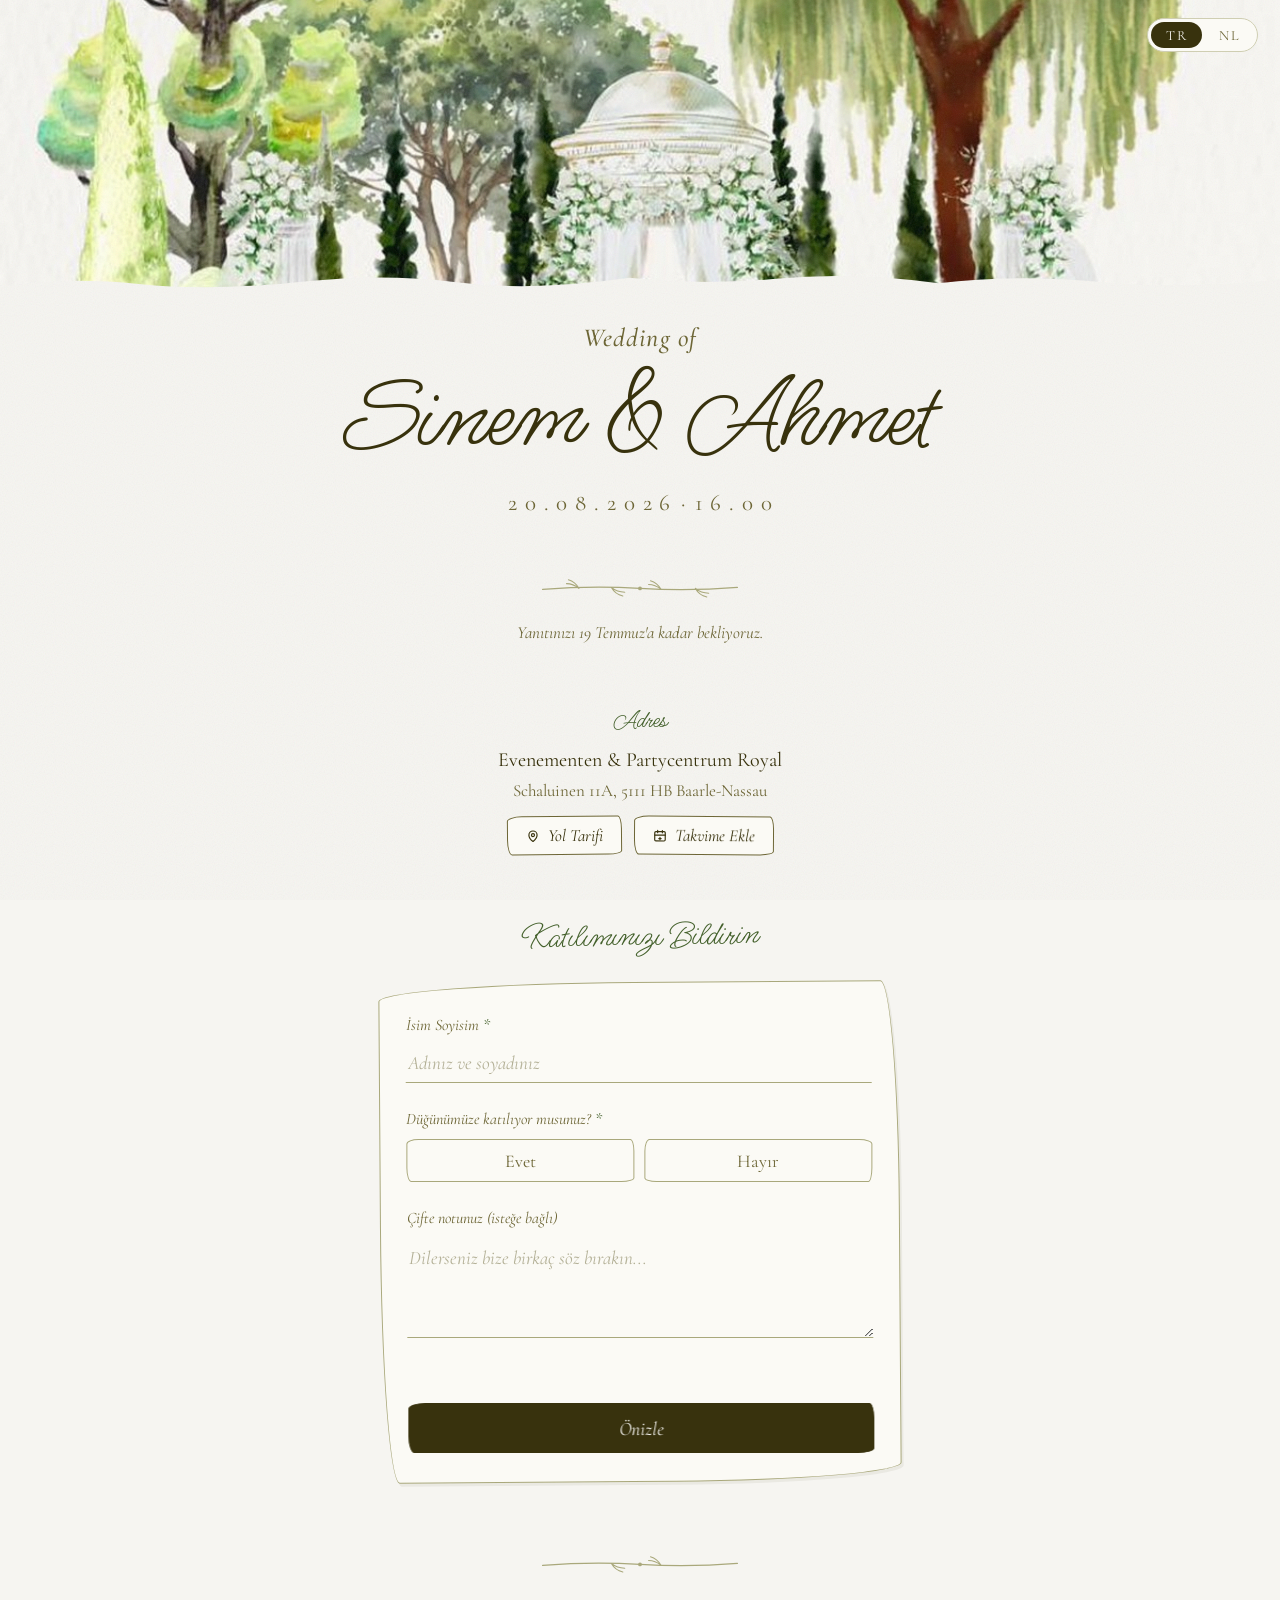
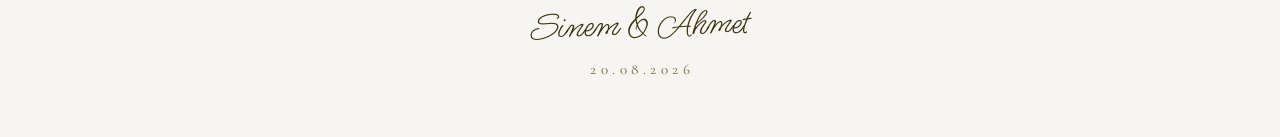
<file: index.html>
<!DOCTYPE html>
<html lang="tr">
<head>
<meta charset="UTF-8">
<meta name="viewport" content="width=device-width, initial-scale=1.0">
<meta name="robots" content="noindex">
<link rel="icon" type="image/png" href="favicon.png">
<link rel="apple-touch-icon" href="favicon.png">
<title>Sinem &amp; Ahmet · 20.08.2026</title>
<meta name="description" content="Düğünümüze davetlisiniz — katılımınızı bu sayfadan bildirebilirsiniz.">
<!-- WhatsApp / sosyal medya önizleme kartı. -->
<meta property="og:type" content="website">
<meta property="og:title" content="Sinem & Ahmet · 20.08.2026">
<meta property="og:description" content="Düğünümüze davetlisiniz. Katılımınızı bu sayfadan bildirebilirsiniz.">
<meta property="og:image" content="https://sinemveahmet.love/og.jpg">
<meta property="og:url" content="https://sinemveahmet.love/">
<meta name="twitter:card" content="summary_large_image">
<link rel="preconnect" href="https://fonts.googleapis.com">
<link rel="preconnect" href="https://fonts.gstatic.com" crossorigin>
<link href="https://fonts.googleapis.com/css2?family=Cormorant+Garamond:ital,wght@0,400;0,500;0,600;1,400;1,500&family=Ms+Madi&display=swap" rel="stylesheet">
<link rel="stylesheet" href="style.css?v=2">
</head>
<body>
<div class="grain" aria-hidden="true"></div>

<div class="art">
  <img src="og.jpg" alt="">
  <svg class="art-edge" viewBox="0 0 1200 44" preserveAspectRatio="none" aria-hidden="true">
    <path d="M0,44 L0,26 Q60,12 130,22 T290,18 Q360,8 430,20 T590,14 Q660,24 730,15 T880,21 Q950,9 1030,19 T1200,16 L1200,44 Z" fill="#f6f5f1"/>
  </svg>
</div>
<header>
  <nav class="lang" aria-label="Dil / Taal">
    <button id="langTR" class="on" onclick="setLang('tr')">TR</button>
    <button id="langNL" onclick="setLang('nl')">NL</button>
  </nav>
</header>

<main>
  <!-- hero -->
  <section class="hero">
        <p class="eyebrow">Wedding of</p>
    <h1 class="names">Sinem &amp; Ahmet</h1>
    <p class="datetime"><span id="evDate">20.08.2026</span><span class="dot">·</span><span id="evTime">16.00</span></p>
    <p class="countdown" id="countdown"></p>

    <svg class="divider" viewBox="0 0 220 26" fill="none" stroke="currentColor"
         stroke-width="1.4" stroke-linecap="round" aria-hidden="true">
      <path d="M8 14 Q60 10 110 13 Q160 16 212 12"/>
      <path d="M46 13 Q42 6 35 4  M46 13 Q40 8 33 8" stroke-width="1.1"/>
      <path d="M80 12 Q84 19 92 21 M80 12 Q86 17 94 17" stroke-width="1.1"/>
      <path d="M132 14 Q128 7 121 5 M132 14 Q126 9 119 9" stroke-width="1.1"/>
      <path d="M168 13 Q172 20 180 22 M168 13 Q174 18 182 18" stroke-width="1.1"/>
      <circle cx="110" cy="13" r="2" fill="currentColor" stroke="none"/>
    </svg>

    <p class="deadline" data-i18n="deadline"></p>
  </section>

  <!-- details -->
  <section class="details">
    <div class="detail-addr">
      <p class="d-label" data-i18n="d_addr"></p>
      <p class="d-value">Evenementen &amp; Partycentrum Royal
        <small>Schaluinen 11A, 5111 HB Baarle-Nassau</small>
      </p>
      <div class="btn-row">
        <button type="button" class="maps-btn" onclick="openChooser('maps')">
          <svg viewBox="0 0 24 24" fill="none" stroke="currentColor" stroke-width="2"
               stroke-linecap="round" stroke-linejoin="round" aria-hidden="true">
            <path d="M12 21s-7-5.5-7-11a7 7 0 0 1 14 0c0 5.5-7 11-7 11z"/>
            <circle cx="12" cy="10" r="2.6"/>
          </svg>
          <span data-i18n="d_maps"></span>
        </button>
        <button type="button" class="maps-btn" onclick="openChooser('cal')">
          <svg viewBox="0 0 24 24" fill="none" stroke="currentColor" stroke-width="2"
               stroke-linecap="round" stroke-linejoin="round" aria-hidden="true">
            <rect x="3" y="5" width="18" height="16" rx="2"/>
            <path d="M16 3v4M8 3v4M3 11h18M12 15v4M10 17h4"/>
          </svg>
          <span data-i18n="d_cal"></span>
        </button>
      </div>
    </div>
  </section>

  <!-- rsvp -->
  <section class="rsvp" id="rsvp">
    <h2 data-i18n="r_title"></h2>
    <div class="card">
      <div class="field">
        <label for="mainName"><span data-i18n="f_name"></span> <span class="req">*</span></label>
        <input type="text" id="mainName" autocomplete="name" data-i18n-ph="f_name_ph">
      </div>

      <div class="field">
        <p class="f-label"><span data-i18n="f_attend"></span> <span class="req">*</span></p>
        <div class="seg" role="group">
          <button type="button" id="attYes" data-i18n="yes" onclick="setAttend('yes')"></button>
          <button type="button" id="attNo" data-i18n="no" onclick="setAttend('no')"></button>
        </div>
      </div>

      <div id="attendExtra" class="hidden">
        <div class="field">
          <p class="f-label" data-i18n="f_guests"></p>
          <button type="button" class="guest-btn" onclick="openGuests()">
            <span data-i18n="f_guests_btn"></span>
            <span class="guest-count" id="guestCount">–</span>
          </button>
        </div>

        <div class="field">
          <p class="f-label" data-i18n="f_baby"></p>
          <div class="stepper">
            <button type="button" onclick="stepBaby(-1)" aria-label="−">−</button>
            <span class="num" id="babyNum">0</span>
            <button type="button" onclick="stepBaby(1)" aria-label="+">+</button>
          </div>
          <span class="hint" data-i18n="f_baby_hint"></span>
        </div>

        <div class="field">
          <p class="f-label"><span data-i18n="f_transport"></span> <span class="req">*</span></p>
          <div class="seg" role="group">
            <button type="button" id="trYes" data-i18n="yes" onclick="setTransport('yes')"></button>
            <button type="button" id="trNo" data-i18n="no" onclick="setTransport('no')"></button>
          </div>
        </div>
      </div>

      <div class="field">
        <label for="message" data-i18n="f_msg"></label>
        <textarea id="message" rows="3" data-i18n-ph="f_msg_ph"></textarea>
      </div>

      <!-- honeypot -->
      <div class="hp" aria-hidden="true">
        <label>Website</label>
        <input type="text" id="website" tabindex="-1" autocomplete="off">
      </div>

      <p class="form-error" id="formError"></p>
      <button type="button" class="primary" onclick="openPreview()" data-i18n="f_preview"></button>
    </div>
  </section>
</main>

<footer>
  <svg class="divider" viewBox="0 0 220 26" fill="none" stroke="currentColor"
       stroke-width="1.4" stroke-linecap="round" aria-hidden="true" style="color:var(--line)">
    <path d="M8 14 Q60 10 110 13 Q160 16 212 12"/>
    <path d="M80 12 Q84 19 92 21 M80 12 Q86 17 94 17" stroke-width="1.1"/>
    <path d="M132 14 Q128 7 121 5 M132 14 Q126 9 119 9" stroke-width="1.1"/>
    <circle cx="110" cy="13" r="2" fill="currentColor" stroke="none"/>
  </svg>
  <p class="names-sm">Sinem &amp; Ahmet</p>
  <p class="f-date">20.08.2026</p>
</footer>

<!-- chooser(harita / takvim) -->
<div class="overlay hidden" id="chooserModal" role="dialog" aria-modal="true">
  <div class="panel chooser-panel">
    <button class="x" onclick="closeChooser()" aria-label="Kapat">×</button>
    <h3 id="chooserTitle"></h3>
    <div id="chooserList"></div>
  </div>
</div>

<!-- guest modal -->
<div class="overlay hidden" id="guestModal" role="dialog" aria-modal="true">
  <div class="panel">
    <button class="x" onclick="closeGuests()" aria-label="Kapat">×</button>
    <h3 data-i18n="g_title"></h3>
    <p class="hint g-note" data-i18n="g_note"></p>
    <div id="guestRows"></div>
    <button type="button" class="g-add" onclick="addRow()" data-i18n="g_add"></button>
    <p class="form-error" id="guestError"></p>
    <div class="actions">
      <button type="button" class="ghost" onclick="closeGuests()" data-i18n="g_cancel"></button>
      <button type="button" class="primary" onclick="saveGuests()" data-i18n="g_save"></button>
    </div>
  </div>
</div>

<!-- preview -->
<div class="overlay hidden" id="previewModal" role="dialog" aria-modal="true">
  <div class="panel">
    <h3 data-i18n="p_title"></h3>
    <div class="sum" id="summary"></div>
    <p class="form-error" id="sendError"></p>
    <div class="actions">
      <button type="button" class="ghost" onclick="closePreview()" data-i18n="p_edit"></button>
      <button type="button" class="primary" id="sendBtn" onclick="submitForm()" data-i18n="p_send"></button>
    </div>
  </div>
</div>

<!-- thank you -->
<div class="overlay hidden" id="thanksModal" role="dialog" aria-modal="true">
  <div class="panel thanks-panel">
    <svg class="gazebo" viewBox="0 0 120 120" fill="none" stroke="var(--line)"
         stroke-width="1.7" stroke-linecap="round" stroke-linejoin="round" aria-hidden="true">
      <circle cx="60" cy="14" r="2.6"/><path d="M60 17 L60 24"/>
      <path d="M23 52 Q28 30 60 25 Q92 30 97 52"/>
      <path d="M20 52 L100 52"/><path d="M23 57 L97 57" stroke-width="1.1"/>
      <path d="M30 57 L30 96"/><path d="M50 57 L50 96"/>
      <path d="M70 57 L70 96"/><path d="M90 57 L90 96"/>
      <path d="M24 97 L96 97"/><path d="M18 103 L102 103"/>
    </svg>
    <h3 id="thanksTitle"></h3>
    <p id="thanksText"></p>
    <p class="names-sm">Sinem &amp; Ahmet</p>
  </div>
</div>

<script src="app.js?v=2"></script>
</body>
</html>
</file>
<file: style.css>
/* temel & renk paleti */
  :root{
    --paper:#f6f5f1;
    --card:#fbfaf5;
    --ink:#38320d;
    --ink-soft:#6d6636;
    --line:#a9a87b;
    --line-soft:#cfceb2;
    --leaf:#8fa75f;
    --leaf-deep:#43602b;
    --hydrangea:#c9d8e0;
    --danger:#8c3b2e;
    --script:'Ms Madi','Dancing Script',cursive;
    --serif:'Cormorant Garamond',Georgia,serif;
  }
  *{box-sizing:border-box;margin:0;padding:0}
  html{scroll-behavior:smooth}
  body{
    font-family:var(--serif);
    background:var(--paper);
    color:var(--ink);
    font-size:18px;
    line-height:1.55;
    -webkit-font-smoothing:antialiased;
    position:relative;
    overflow-x:hidden;
  }
  /* üst görsel(suluboya)*/
  .grain{position:fixed;inset:0;z-index:1;pointer-events:none;opacity:.08;
    background-image:url("data:image/svg+xml,%3Csvg xmlns='http://www.w3.org/2000/svg' width='140' height='140'%3E%3Cfilter id='n'%3E%3CfeTurbulence type='fractalNoise' baseFrequency='0.9' numOctaves='2'/%3E%3C/filter%3E%3Crect width='140' height='140' filter='url(%23n)'/%3E%3C/svg%3E")}
  main,header,footer{position:relative;z-index:2}
  .art{position:relative;height:min(34vh,300px);overflow:hidden}
  .art img{width:100%;height:100%;object-fit:cover;object-position:center 62%;display:block}
  .art-edge{position:absolute;bottom:-1px;left:0;width:100%;height:34px;display:block}
  header{position:absolute;top:0;left:0;right:0;z-index:5}

  /* language toggle */
  header{display:flex;justify-content:flex-end;padding:18px 22px 0}
  .lang{display:flex;align-items:center;gap:2px;border:1px solid var(--line-soft);
    border-radius:999px;background:var(--card);padding:3px}
  .lang button{
    font-family:var(--serif);font-size:14px;letter-spacing:.18em;
    padding:5px 13px 4px 15px;border:none;background:transparent;color:var(--ink-soft);
    border-radius:999px;cursor:pointer;transition:background .2s,color .2s;
  }
  .lang button.on{background:var(--ink);color:var(--paper)}

  /* hero */
  .hero{text-align:center;padding:18px 24px 10px;max-width:720px;margin:0 auto}
  .gazebo{width:72px;height:auto;display:block;margin:0 auto 4px;color:var(--line)}
  .eyebrow{font-style:italic;font-weight:500;font-size:clamp(20px,4.5vw,26px);
    color:var(--ink-soft);letter-spacing:.04em}
  .names{font-family:var(--script);font-weight:400;
    font-size:clamp(56px,13vw,104px);line-height:1.15;margin:2px 0 6px;
    color:var(--ink)}
  .datetime{font-size:clamp(19px,4vw,23px);letter-spacing:.34em;color:var(--ink-soft);
    padding-left:.34em}
  .datetime .dot{padding:0 .1em}
  .countdown{margin-top:8px;font-size:17px;font-style:italic;
    color:var(--leaf-deep);min-height:20px;transform:rotate(-.6deg)}
  .btn-row{display:flex;justify-content:center;gap:12px;flex-wrap:wrap}
  .chooser-panel{max-width:330px}
  .opt{display:flex;align-items:center;justify-content:center;width:100%;
    font-family:var(--serif);font-size:18px;font-style:italic;color:var(--ink);
    text-decoration:none;border:1.5px solid var(--line);
    border-radius:14px 5px 15px 6px/6px 14px 5px 16px;
    padding:11px 10px;background:transparent;cursor:pointer;margin-bottom:12px;
    transition:background .2s}
  .opt:nth-child(2){border-radius:5px 14px 6px 15px/15px 6px 16px 5px;transform:rotate(.3deg)}
  .opt:nth-child(1){transform:rotate(-.3deg)}
  .opt:hover{background:#f1f0e6}
  .opt:last-child{margin-bottom:2px}
  .divider{display:block;margin:26px auto 20px;color:var(--line);width:210px;height:auto}
  .deadline{font-style:italic;font-size:17px;color:var(--ink-soft)}

  /* details */
  .details{max-width:640px;margin:44px auto 0;padding:0 24px;
    display:grid;grid-template-columns:1fr 1fr;gap:26px 18px;text-align:center}
  .detail-addr{grid-column:1 / -1}
  .d-label{font-family:var(--script);font-size:26px;
    color:var(--leaf-deep);margin-bottom:4px}
  .d-value{font-size:20px}
  .d-value small{display:block;font-size:17px;color:var(--ink-soft);margin-top:2px}
  .maps-btn{display:inline-flex;align-items:center;gap:8px;margin-top:12px;
    font-family:var(--serif);font-size:17px;font-style:italic;
    color:var(--ink);text-decoration:none;border:1.5px solid var(--ink-soft);cursor:pointer;
    border-radius:15px 4px 14px 5px/5px 13px 4px 15px;padding:8px 18px;background:var(--card);
    transition:background .2s,border-color .2s}
  .btn-row .maps-btn:nth-child(1){transform:rotate(-.5deg)}
  .btn-row .maps-btn:nth-child(2){transform:rotate(.4deg)}
  .maps-btn:hover{background:#f1f0e6;border-color:var(--ink-soft)}
  .maps-btn svg{width:14px;height:14px}

  /* rsvp */
  .rsvp{max-width:560px;margin:56px auto 70px;padding:0 20px}
  .rsvp h2{text-align:center;font-family:var(--script);font-weight:400;font-size:34px;
    color:var(--leaf-deep);margin-bottom:18px;transform:rotate(-1deg)}
  .card{background:var(--card);border:1.5px solid var(--line);
    border-radius:255px 18px 225px 18px/18px 225px 18px 255px;
    padding:30px 26px 28px;transform:rotate(-.4deg);
    box-shadow:2px 3px 0 rgba(56,50,13,.06)}
  .card>*{transform:rotate(.4deg)}
  .field{margin-bottom:24px}
  .field:last-of-type{margin-bottom:6px}
  label,.f-label{display:block;font-size:16px;font-style:italic;
    color:var(--ink-soft);margin-bottom:7px}
  .req{color:var(--leaf-deep)}
  input[type=text],textarea{
    width:100%;font-family:var(--serif);font-size:19px;color:var(--ink);
    background:transparent;border:none;border-bottom:1px solid var(--line);
    padding:6px 2px 8px;border-radius:0;transition:border-color .2s}
  input[type=text]::placeholder,textarea::placeholder{color:#b3b096;font-style:italic}
  input[type=text]:focus,textarea:focus{outline:none;border-bottom-color:var(--leaf-deep)}
  textarea{resize:vertical;min-height:64px;line-height:1.5}
  /* segmented yes/no */
  .seg{display:flex;gap:10px}
  .seg button{
    flex:1;font-family:var(--serif);font-size:18px;padding:10px 6px 9px;cursor:pointer;
    border:1.5px solid var(--line);background:transparent;color:var(--ink-soft);
    border-radius:12px 4px 13px 5px/5px 12px 4px 14px;
    transition:background .2s,color .2s,border-color .2s}
  .seg button:last-child{border-radius:5px 13px 4px 12px/12px 5px 14px 4px}
  .seg button.on{background:var(--ink);border-color:var(--ink);color:var(--paper)}
  /* guest button */
  .guest-btn{
    width:100%;display:flex;justify-content:space-between;align-items:center;
    font-family:var(--serif);font-size:18px;color:var(--ink);cursor:pointer;
    border:1.5px dashed var(--line);background:transparent;
    border-radius:14px 5px 15px 6px/6px 14px 5px 16px;
    padding:13px 16px;transition:border-color .2s,background .2s}
  .guest-btn:hover{border-color:var(--ink-soft);background:#f4f3ea}
  .guest-count{font-size:15px;letter-spacing:.06em;color:var(--leaf-deep);
    border:1px solid var(--line-soft);border-radius:999px;padding:3px 12px;background:var(--paper)}
  /* baby stepper */
  .stepper{display:flex;align-items:center;gap:16px}
  .stepper button{
    width:38px;height:38px;border-radius:50%;border:1px solid var(--line);
    background:transparent;color:var(--ink);font-size:20px;font-family:var(--serif);
    cursor:pointer;line-height:1;transition:background .2s}
  .stepper button:hover{background:#f1f0e6}
  .stepper .num{font-size:22px;min-width:26px;text-align:center}
  .hint{font-size:15px;font-style:italic;color:var(--ink-soft);letter-spacing:0;
    text-transform:none;margin-top:6px;display:block}
  .g-note{text-align:center;margin:-12px 0 18px}
  .form-error{color:var(--danger);font-style:italic;font-size:16px;min-height:22px;
    margin:4px 0 10px;text-align:center}
  .primary{
    width:100%;font-family:var(--serif);font-size:19px;font-style:italic;
    padding:13px 10px 12px;cursor:pointer;
    background:var(--ink);color:var(--paper);border:1.5px solid var(--ink);
    border-radius:17px 5px 16px 6px/6px 15px 5px 17px;transition:background .25s}
  .primary:hover{background:#4d4517}
  .primary:disabled{opacity:.55;cursor:default}
  .hidden{display:none!important}
  /* honeypot */
  .hp{position:absolute;left:-6000px;top:-6000px;opacity:0;height:0;overflow:hidden}

  /* overlays */
  .overlay{position:fixed;inset:0;z-index:50;display:flex;align-items:center;
    justify-content:center;padding:18px;background:rgba(56,50,13,.32);
    backdrop-filter:blur(2px)}
  .panel{background:var(--card);border:1.5px solid var(--line);
    border-radius:225px 20px 255px 20px/20px 255px 20px 225px;
    width:100%;max-width:480px;max-height:88vh;overflow-y:auto;
    padding:26px 24px 24px;position:relative}
  .panel h3{text-align:center;font-family:var(--script);font-weight:400;font-size:30px;
    color:var(--leaf-deep);margin-bottom:16px}
  .panel .x{position:absolute;top:12px;right:14px;border:none;background:none;
    font-size:22px;color:var(--ink-soft);cursor:pointer;line-height:1;padding:6px}
  /* guest rows */
  .g-row{display:flex;align-items:center;gap:10px;margin-bottom:14px}
  .g-idx{font-size:13px;letter-spacing:.08em;color:var(--ink-soft);min-width:22px;text-align:right}
  .g-row input{flex:1}
  .g-row input:disabled{color:var(--ink);opacity:1;-webkit-text-fill-color:var(--ink);
    border-bottom-style:dotted}
  .g-you{font-size:13px;font-style:italic;color:var(--leaf-deep);white-space:nowrap}
  .g-del{width:32px;height:32px;border-radius:50%;border:1px solid var(--line);
    background:transparent;color:var(--ink-soft);font-size:17px;cursor:pointer;
    line-height:1;flex:none;transition:background .2s,color .2s}
  .g-del:hover{background:#f6e9e6;color:var(--danger);border-color:var(--danger)}
  .g-row input.bad{border-bottom-color:var(--danger)}
  .g-add{display:block;margin:6px auto 18px;font-family:var(--serif);font-size:16px;
    color:var(--leaf-deep);background:none;border:none;cursor:pointer;
    border-bottom:1px dotted var(--leaf);padding:2px 2px 3px}
  .panel .actions{display:flex;gap:12px;margin-top:6px}
  .ghost{
    flex:1;font-family:var(--serif);font-size:17px;font-style:italic;
    padding:11px 8px;cursor:pointer;background:transparent;
    color:var(--ink);border:1.5px solid var(--line);
    border-radius:13px 4px 14px 5px/5px 13px 4px 15px;transition:background .2s}
  .ghost:hover{background:#f1f0e6}
  .panel .primary{flex:1.4;width:auto}
  /* preview summary */
  .sum{margin-bottom:20px}
  .sum-item{padding:11px 2px;border-bottom:1px dotted var(--line-soft)}
  .sum-item:last-child{border-bottom:none}
  .sum-l{font-size:15px;font-style:italic;
    color:var(--leaf-deep);margin-bottom:2px}
  .sum-v{font-size:19px}
  .sum-v ol{list-style:none;counter-reset:g}
  .sum-v ol li{counter-increment:g;padding:2px 0}
  .sum-v ol li::before{content:counter(g)". ";color:var(--ink-soft)}
  /* thanks */
  .thanks-panel{text-align:center;padding:44px 28px 46px}
  .thanks-panel .gazebo{margin-bottom:14px}
  .thanks-panel h3{font-size:clamp(24px,6vw,30px);font-weight:500;letter-spacing:.02em;
    text-transform:none;color:var(--ink);padding:0;margin-bottom:10px}
  .thanks-panel p{font-style:italic;font-size:19px;color:var(--ink-soft)}
  .thanks-panel .names-sm{font-family:var(--script);font-size:34px;color:var(--ink);
    margin-top:22px}

  footer{text-align:center;padding:0 20px 56px}
  footer .divider{margin-top:0}
  footer .names-sm{font-family:var(--script);font-size:38px;color:var(--ink);
    transform:rotate(-1.5deg);display:inline-block}
  footer .f-date{font-size:15px;letter-spacing:.30em;color:var(--ink-soft);
    padding-left:.30em;margin-top:2px}

  /* fade-in on load */
  .hero>*{opacity:0;transform:translateY(8px);animation:rise .8s ease forwards}
  .hero>*:nth-child(2){animation-delay:.12s}
  .hero>*:nth-child(3){animation-delay:.22s}
  .hero>*:nth-child(4){animation-delay:.34s}
  .hero>*:nth-child(5){animation-delay:.46s}
  .hero>*:nth-child(6){animation-delay:.56s}
  .hero>*:nth-child(7){animation-delay:.64s}
  @keyframes rise{to{opacity:1;transform:none}}
  @media (prefers-reduced-motion:reduce){
    .hero>*{animation:none;opacity:1;transform:none}
    html{scroll-behavior:auto}
  }
  button:focus-visible,input:focus-visible,textarea:focus-visible,a:focus-visible{
    outline:2px solid var(--leaf-deep);outline-offset:2px}
  @media (max-width:430px){
    .details{grid-template-columns:1fr;gap:22px}
    .card{padding:24px 18px 22px}
  }
</file>
